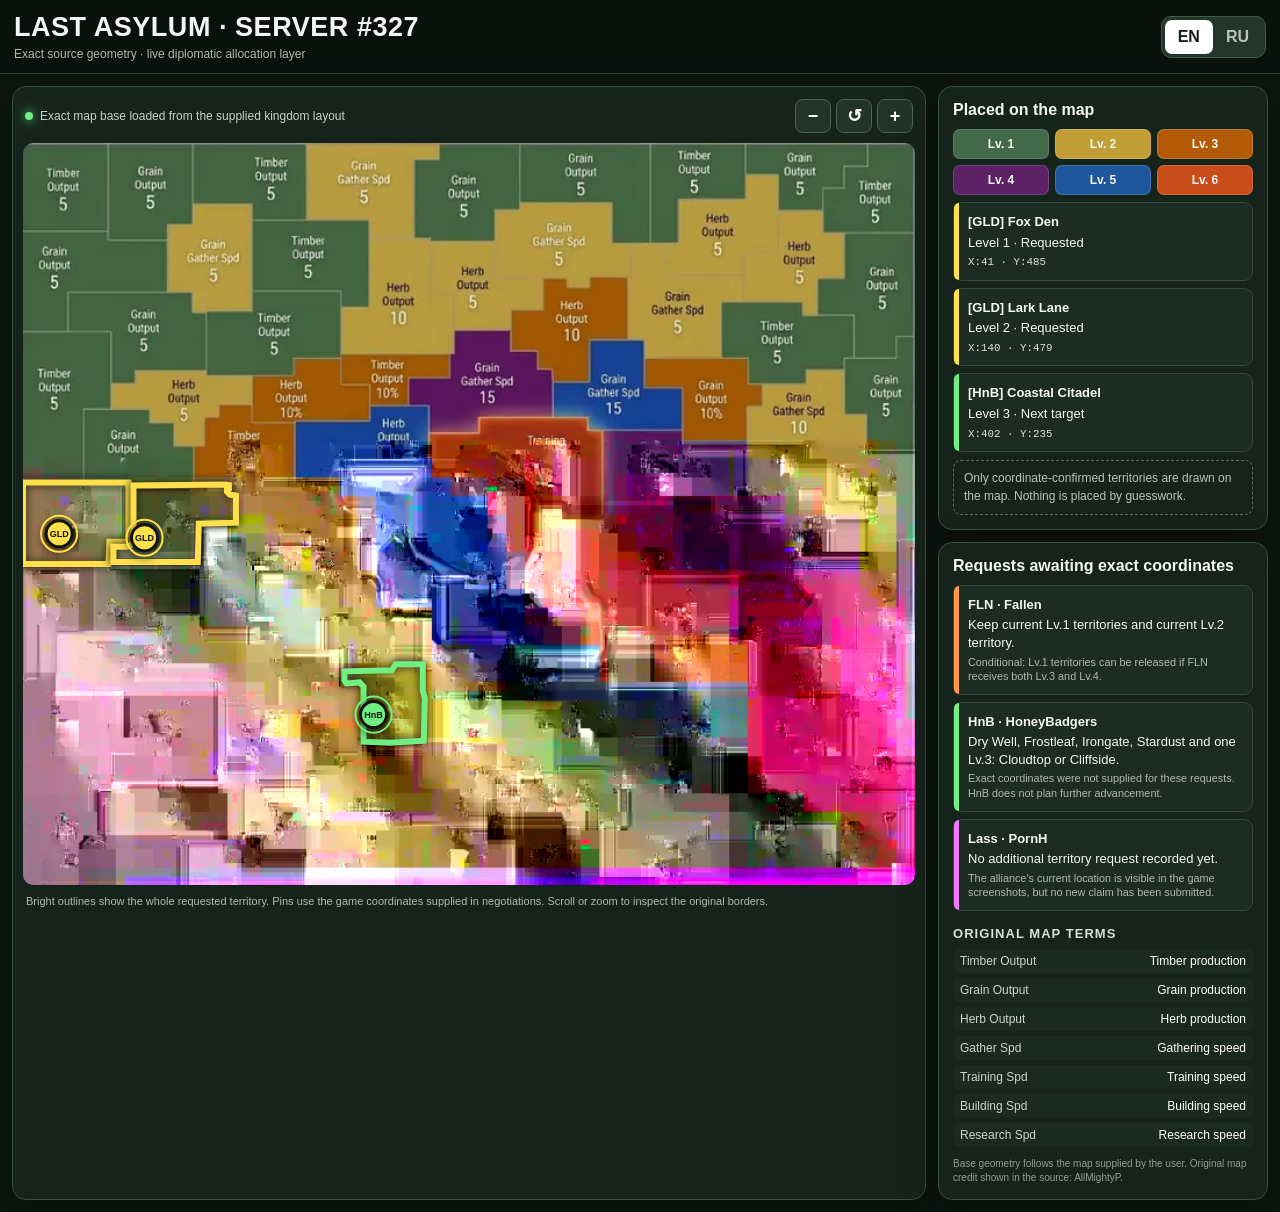
<file: index.html>
<!doctype html>
<html lang="en">
<head>
  <meta charset="utf-8">
  <meta name="viewport" content="width=device-width,initial-scale=1,viewport-fit=cover">
  <meta name="theme-color" content="#0c1510">
  <title>Server #327 Territory Allocation</title>
  <style>
    :root{
      --bg:#0c1510;--card:#16231b;--card2:#1c2c22;--line:#385140;
      --text:#f3f6f4;--muted:#adbbb1;--gold:#ffe04b;--green:#71ef83;
      --orange:#ff9849;--pink:#ed77ff;--danger:#ff7d68;
    }
    *{box-sizing:border-box}
    html,body{margin:0;min-height:100%;background:var(--bg);color:var(--text);font-family:Inter,Segoe UI,Arial,sans-serif}
    button{font:inherit}
    header{position:sticky;top:0;z-index:50;display:flex;align-items:center;justify-content:space-between;gap:16px;padding:12px max(14px,env(safe-area-inset-left));background:#09110dcc;border-bottom:1px solid #2e4436;backdrop-filter:blur(12px)}
    .brand h1{margin:0;font-size:clamp(18px,2.4vw,27px);letter-spacing:.02em}
    .brand p{margin:4px 0 0;color:var(--muted);font-size:12px}
    .lang{display:flex;padding:3px;background:#24362b;border:1px solid #405a49;border-radius:10px}
    .lang button{border:0;background:transparent;color:#b9c4bc;padding:8px 13px;border-radius:7px;font-weight:800;cursor:pointer}
    .lang button.active{background:#fff;color:#132017}
    main{max-width:1440px;margin:auto;padding:12px;display:grid;grid-template-columns:minmax(0,1fr) 330px;gap:12px}
    .card{background:var(--card);border:1px solid var(--line);border-radius:14px;box-shadow:0 12px 40px #0004}
    .map-card{padding:10px;min-width:0}
    .map-toolbar{display:flex;align-items:center;justify-content:space-between;gap:10px;padding:2px 2px 10px}
    .status{display:flex;align-items:center;gap:7px;color:#c5d0c8;font-size:12px}
    .status-dot{width:8px;height:8px;border-radius:50%;background:#70ef83;box-shadow:0 0 12px #70ef83}
    .tools{display:flex;gap:5px}
    .tools button{width:36px;height:34px;border:1px solid #4b6754;background:#22342a;color:#fff;border-radius:8px;cursor:pointer;font-weight:900;font-size:18px}
    .tools button:hover{background:#2d4537}
    .viewport{position:relative;overflow:auto;max-height:calc(100vh - 118px);background:#07100b;border-radius:10px;overscroll-behavior:contain}
    .map-stage{position:relative;width:100%;min-width:820px;line-height:0;transform-origin:top left}
    #mapImage{display:block;width:100%;height:auto;aspect-ratio:888/739;background:#3f6548;opacity:0;transition:opacity .25s}
    #mapImage.ready{opacity:1}
    .map-overlay{position:absolute;inset:0;width:100%;height:100%;pointer-events:none}
    .claim{fill-opacity:.14;stroke-width:6;vector-effect:non-scaling-stroke;filter:drop-shadow(0 0 4px #000);pointer-events:all;cursor:pointer}
    .claim-gld{fill:var(--gold);stroke:var(--gold)}
    .claim-hnb{fill:var(--green);stroke:var(--green)}
    .pin{pointer-events:all;cursor:pointer;filter:drop-shadow(0 3px 3px #0008)}
    .pin .halo{fill:none;stroke-width:2;animation:pulse 2s infinite;transform-box:fill-box;transform-origin:center}
    .pin text{font:900 9px Inter,Arial,sans-serif;fill:#101510;dominant-baseline:middle;text-anchor:middle}
    @keyframes pulse{0%{opacity:.9;transform:scale(.7)}75%,100%{opacity:0;transform:scale(1.6)}}
    .loading{position:absolute;inset:0;display:grid;place-items:center;background:#31553d;color:#e7eee9;font-weight:800;line-height:1.4;text-align:center;z-index:2}
    .spinner{width:34px;height:34px;border-radius:50%;border:3px solid #ffffff35;border-top-color:#fff;margin:0 auto 9px;animation:spin .8s linear infinite}
    @keyframes spin{to{transform:rotate(360deg)}}
    .map-note{padding:9px 3px 0;color:#aebbb2;font-size:11px;line-height:1.45}
    aside{align-self:start;position:sticky;top:77px;display:grid;gap:12px}
    .panel{padding:14px}
    .panel h2{font-size:16px;margin:0 0 10px}
    .panel h3{font-size:13px;color:#d6dfd9;margin:15px 0 8px;text-transform:uppercase;letter-spacing:.08em}
    .level-legend{display:grid;grid-template-columns:repeat(3,1fr);gap:6px}
    .level{padding:7px 4px;border-radius:7px;text-align:center;font-size:12px;font-weight:900;border:1px solid #ffffff28}
    .lv1{background:#426a49}.lv2{background:#c19e35}.lv3{background:#b35b04}.lv4{background:#5d2165}.lv5{background:#1f579c}.lv6{background:#c84c19}
    .entry{position:relative;padding:10px 10px 10px 14px;background:var(--card2);border:1px solid #334b3c;border-radius:9px;margin:7px 0;line-height:1.35;font-size:13px}
    .entry:before{content:"";position:absolute;left:0;top:0;bottom:0;width:5px;border-radius:9px 0 0 9px;background:var(--accent)}
    .entry strong{display:block;margin-bottom:3px;font-size:13px}
    .entry small{display:block;color:var(--muted);margin-top:3px}
    .gld{--accent:var(--gold)}.hnb{--accent:var(--green)}.fln{--accent:var(--orange)}.lass{--accent:var(--pink)}
    .coord{font-family:ui-monospace,SFMono-Regular,Consolas,monospace;color:#dbe5de}
    .pending{padding:9px 10px;border:1px dashed #59705f;border-radius:8px;color:#b7c3bb;font-size:12px;line-height:1.45;margin-top:8px}
    .bonus-grid{display:grid;gap:5px;font-size:12px;color:#cbd5ce}
    .bonus-grid div{display:flex;justify-content:space-between;gap:10px;padding:5px 7px;background:#1b2a21;border-radius:6px}
    .bonus-grid span:last-child{color:#fff;text-align:right}
    .credit{color:#8fa095;font-size:10px;margin-top:10px;line-height:1.4}
    .tooltip{position:fixed;z-index:100;display:none;max-width:260px;padding:9px 11px;background:#07100bf2;border:1px solid #607766;border-radius:9px;box-shadow:0 10px 28px #000a;font-size:12px;line-height:1.45;pointer-events:none}
    .tooltip b{font-size:13px}
    @media(max-width:980px){
      main{grid-template-columns:1fr}
      aside{position:static;grid-template-columns:1fr 1fr}
      .viewport{max-height:none}
    }
    @media(max-width:680px){
      header{align-items:flex-start}
      main{padding:6px}
      .map-card{padding:6px}
      .map-stage{min-width:760px}
      aside{grid-template-columns:1fr}
      .status{max-width:65%;line-height:1.25}
    }
  </style>
</head>
<body>
<header>
  <div class="brand">
    <h1>LAST ASYLUM · SERVER #327</h1>
    <p id="subtitle"></p>
  </div>
  <div class="lang" aria-label="Language">
    <button id="enBtn" type="button" onclick="setLanguage('en')">EN</button>
    <button id="ruBtn" type="button" onclick="setLanguage('ru')">RU</button>
  </div>
</header>
<main>
  <section class="card map-card">
    <div class="map-toolbar">
      <div class="status"><span class="status-dot"></span><span id="statusText"></span></div>
      <div class="tools" aria-label="Zoom controls">
        <button type="button" title="Zoom out" onclick="changeZoom(-0.15)">−</button>
        <button type="button" title="Reset zoom" onclick="resetZoom()">↺</button>
        <button type="button" title="Zoom in" onclick="changeZoom(0.15)">+</button>
      </div>
    </div>
    <div class="viewport" id="viewport">
      <div class="map-stage" id="mapStage">
        <div class="loading" id="loading"><div><div class="spinner"></div><span id="loadingText"></span></div></div>
        <img id="mapImage" alt="Server 327 territory map">
        <svg class="map-overlay" viewBox="0 0 888 739" aria-label="Alliance requests overlay">
          <!-- Exact territory outlines, extracted from the supplied map. -->
          <path class="claim claim-gld" data-marker="fox" d="M0 338H105V397H86L85 419H0Z"/>
          <path class="claim claim-gld" data-marker="lark" d="M205 338L204 342L202 340L110 341V396L108 400L104 402H90V417H174L175 379L212 378V351L206 350L203 347V345L205 344Z"/>
          <path class="claim claim-hnb" data-marker="coastal" d="M398 519H371L367 525L320 526V535L322 538L335 537L339 541V596L366 597L399 595L400 553L398 545Z"/>

          <g class="pin" data-marker="fox" transform="translate(36 389)">
            <circle class="halo" r="18" stroke="#ffe04b"/><circle r="13" fill="#ffe04b" stroke="#101510" stroke-width="3"/><text y="1">GLD</text>
          </g>
          <g class="pin" data-marker="lark" transform="translate(121 393)">
            <circle class="halo" r="18" stroke="#ffe04b"/><circle r="13" fill="#ffe04b" stroke="#101510" stroke-width="3"/><text y="1">GLD</text>
          </g>
          <g class="pin" data-marker="coastal" transform="translate(349 569)">
            <circle class="halo" r="18" stroke="#71ef83"/><circle r="13" fill="#71ef83" stroke="#101510" stroke-width="3"/><text y="1">HnB</text>
          </g>
        </svg>
      </div>
    </div>
    <div class="map-note" id="mapNote"></div>
  </section>

  <aside>
    <section class="card panel">
      <h2 id="confirmedTitle"></h2>
      <div class="level-legend">
        <div class="level lv1">Lv. 1</div><div class="level lv2">Lv. 2</div><div class="level lv3">Lv. 3</div>
        <div class="level lv4">Lv. 4</div><div class="level lv5">Lv. 5</div><div class="level lv6">Lv. 6</div>
      </div>
      <div class="entry gld" data-card="fox"></div>
      <div class="entry gld" data-card="lark"></div>
      <div class="entry hnb" data-card="coastal"></div>
      <div class="pending" id="exactOnly"></div>
    </section>

    <section class="card panel">
      <h2 id="otherTitle"></h2>
      <div class="entry fln" id="flnEntry"></div>
      <div class="entry hnb" id="hnbEntry"></div>
      <div class="entry lass" id="lassEntry"></div>
      <h3 id="bonusTitle"></h3>
      <div class="bonus-grid" id="bonusGrid"></div>
      <div class="credit" id="credit"></div>
    </section>
  </aside>
</main>
<div class="tooltip" id="tooltip"></div>
<script>
  const MAP_PARTS = 4;
  const I18N = {
    en: {
      subtitle: 'Exact source geometry · live diplomatic allocation layer',
      status: 'Exact map base loaded from the supplied kingdom layout',
      loading: 'Loading exact map…',
      confirmedTitle: 'Placed on the map',
      otherTitle: 'Requests awaiting exact coordinates',
      exactOnly: 'Only coordinate-confirmed territories are drawn on the map. Nothing is placed by guesswork.',
      mapNote: 'Bright outlines show the whole requested territory. Pins use the game coordinates supplied in negotiations. Scroll or zoom to inspect the original borders.',
      bonusTitle: 'Original map terms',
      credit: 'Base geometry follows the map supplied by the user. Original map credit shown in the source: AllMightyP.',
      statusRequested: 'Requested', statusNext: 'Next target', level: 'Level', coords: 'Coordinates',
      fox: {name:'Fox Den', alliance:'GLD', level:1, coords:'X:41 · Y:485', status:'Requested'},
      lark:{name:'Lark Lane', alliance:'GLD', level:2, coords:'X:140 · Y:479', status:'Requested'},
      coastal:{name:'Coastal Citadel', alliance:'HnB', level:3, coords:'X:402 · Y:235', status:'Next target'},
      fln:'<strong>FLN · Fallen</strong>Keep current Lv.1 territories and current Lv.2 territory.<small>Conditional: Lv.1 territories can be released if FLN receives both Lv.3 and Lv.4.</small>',
      hnb:'<strong>HnB · HoneyBadgers</strong>Dry Well, Frostleaf, Irongate, Stardust and one Lv.3: Cloudtop or Cliffside.<small>Exact coordinates were not supplied for these requests. HnB does not plan further advancement.</small>',
      lass:'<strong>Lass · PornH</strong>No additional territory request recorded yet.<small>The alliance’s current location is visible in the game screenshots, but no new claim has been submitted.</small>',
      bonuses:[['Timber Output','Timber production'],['Grain Output','Grain production'],['Herb Output','Herb production'],['Gather Spd','Gathering speed'],['Training Spd','Training speed'],['Building Spd','Building speed'],['Research Spd','Research speed']]
    },
    ru: {
      subtitle: 'Точная исходная геометрия · слой дипломатического распределения',
      status: 'Основа карты загружена из присланной схемы королевства',
      loading: 'Загружаю точную карту…',
      confirmedTitle: 'Нанесено на карту',
      otherTitle: 'Заявки без точных координат',
      exactOnly: 'На карту нанесены только территории с подтверждёнными координатами. Ничего не размещается наугад.',
      mapNote: 'Яркая рамка показывает всю заявленную территорию. Маркеры установлены по игровым координатам из переговоров. Прокручивайте и увеличивайте карту, чтобы рассмотреть исходные границы.',
      bonusTitle: 'Перевод терминов исходной карты',
      credit: 'Геометрия сохранена по присланной пользователем карте. Автор, указанный на исходной схеме: AllMightyP.',
      statusRequested: 'Заявлено', statusNext: 'Следующая цель', level: 'Уровень', coords: 'Координаты',
      fox: {name:'Лисья нора', alliance:'GLD', level:1, coords:'X:41 · Y:485', status:'Заявлено'},
      lark:{name:'Жаворонковый переулок', alliance:'GLD', level:2, coords:'X:140 · Y:479', status:'Заявлено'},
      coastal:{name:'Прибрежная цитадель', alliance:'HnB', level:3, coords:'X:402 · Y:235', status:'Следующая цель'},
      fln:'<strong>FLN · Fallen</strong>Сохранить текущие территории ур.1 и текущую территорию ур.2.<small>Условие: от территорий ур.1 готовы отказаться, если FLN получит одновременно ур.3 и ур.4.</small>',
      hnb:'<strong>HnB · HoneyBadgers</strong>Сухой колодец, Frostleaf, Irongate, Stardust и одна территория ур.3: Cloudtop или Cliffside.<small>Для этих заявок точные координаты пока не присланы. Дальше HnB продвигаться не планирует.</small>',
      lass:'<strong>Lass · PornH</strong>Дополнительных заявок на территории пока нет.<small>Текущее расположение альянса видно на игровых скриншотах, но новая заявка не подавалась.</small>',
      bonuses:[['Timber Output','Добыча древесины'],['Grain Output','Добыча зерна'],['Herb Output','Добыча трав'],['Gather Spd','Скорость сбора'],['Training Spd','Скорость обучения'],['Building Spd','Скорость строительства'],['Research Spd','Скорость исследований']]
    }
  };

  let language = new URLSearchParams(location.search).get('lang') || localStorage.getItem('server327-language') || 'en';
  let zoomLevel = 1;
  const markerData = ['fox','lark','coastal'];

  function renderCard(key){
    const d = I18N[language][key];
    return `<strong>[${d.alliance}] ${d.name}</strong>${I18N[language].level} ${d.level} · ${d.status}<small><span class="coord">${d.coords}</span></small>`;
  }

  function setLanguage(lang){
    language = lang === 'ru' ? 'ru' : 'en';
    localStorage.setItem('server327-language', language);
    document.documentElement.lang = language;
    document.getElementById('enBtn').classList.toggle('active', language === 'en');
    document.getElementById('ruBtn').classList.toggle('active', language === 'ru');
    const t = I18N[language];
    document.getElementById('subtitle').textContent = t.subtitle;
    document.getElementById('statusText').textContent = t.status;
    document.getElementById('loadingText').textContent = t.loading;
    document.getElementById('confirmedTitle').textContent = t.confirmedTitle;
    document.getElementById('otherTitle').textContent = t.otherTitle;
    document.getElementById('exactOnly').textContent = t.exactOnly;
    document.getElementById('mapNote').textContent = t.mapNote;
    document.getElementById('bonusTitle').textContent = t.bonusTitle;
    document.getElementById('credit').textContent = t.credit;
    markerData.forEach(k => document.querySelector(`[data-card="${k}"]`).innerHTML = renderCard(k));
    document.getElementById('flnEntry').innerHTML = t.fln;
    document.getElementById('hnbEntry').innerHTML = t.hnb;
    document.getElementById('lassEntry').innerHTML = t.lass;
    document.getElementById('bonusGrid').innerHTML = t.bonuses.map(([a,b]) => `<div><span>${a}</span><span>${b}</span></div>`).join('');
  }

  function showTooltip(event,key){
    const d = I18N[language][key];
    const tip = document.getElementById('tooltip');
    tip.innerHTML = `<b>[${d.alliance}] ${d.name}</b><br>${I18N[language].level} ${d.level} · ${d.status}<br><span class="coord">${d.coords}</span>`;
    tip.style.display = 'block';
    const pad = 14, w = tip.offsetWidth, h = tip.offsetHeight;
    tip.style.left = Math.min(innerWidth - w - 8, event.clientX + pad) + 'px';
    tip.style.top = Math.min(innerHeight - h - 8, event.clientY + pad) + 'px';
  }
  function hideTooltip(){ document.getElementById('tooltip').style.display = 'none'; }

  function applyZoom(){
    document.getElementById('mapStage').style.width = `${zoomLevel * 100}%`;
  }
  function changeZoom(delta){ zoomLevel = Math.max(.75, Math.min(2.2, zoomLevel + delta)); applyZoom(); }
  function resetZoom(){ zoomLevel = 1; applyZoom(); document.getElementById('viewport').scrollTo({left:0,top:0,behavior:'smooth'}); }

  document.querySelectorAll('[data-marker]').forEach(el => {
    const key = el.dataset.marker;
    el.addEventListener('mousemove', e => showTooltip(e,key));
    el.addEventListener('mouseleave', hideTooltip);
    el.addEventListener('click', () => document.querySelector(`[data-card="${key}"]`)?.scrollIntoView({behavior:'smooth',block:'center'}));
  });

  async function loadMap(){
    try{
      const parts = await Promise.all(Array.from({length:MAP_PARTS},(_,i) => fetch(`assets/map-${i+1}.txt?v=2`).then(r => {
        if(!r.ok) throw new Error(`Map part ${i+1} failed`);
        return r.text();
      })));
      const img = document.getElementById('mapImage');
      img.onload = () => { img.classList.add('ready'); document.getElementById('loading').style.display='none'; };
      img.src = 'data:image/webp;base64,' + parts.join('');
    }catch(error){
      document.getElementById('loading').innerHTML = `<div>${error.message}</div>`;
    }
  }

  setLanguage(language);
  loadMap();
</script>
</body>
</html>
</file>
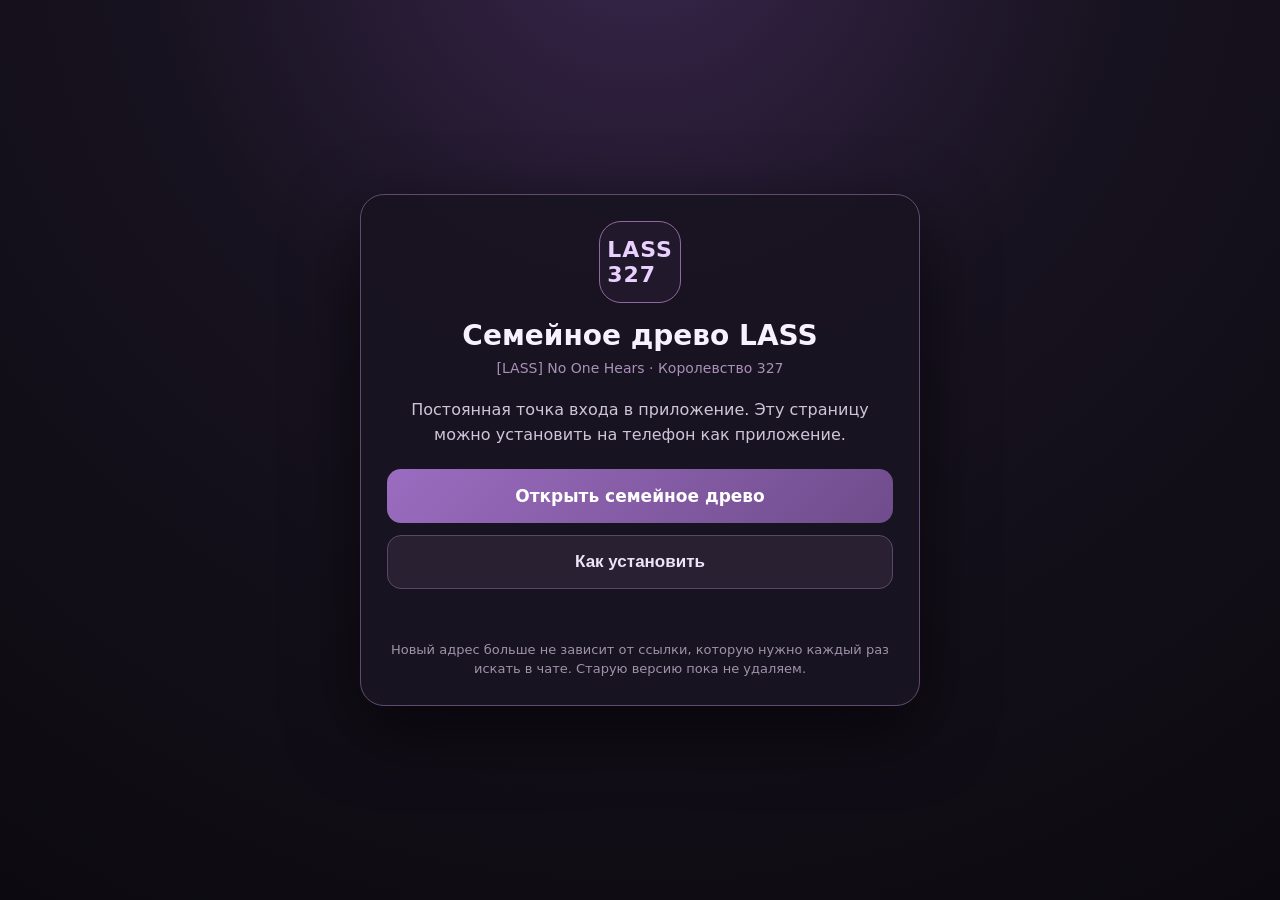
<file: lass-family-tree-327/index.html>
<!doctype html>
<html lang="ru">
<head>
  <meta charset="utf-8">
  <meta name="viewport" content="width=device-width,initial-scale=1,viewport-fit=cover">
  <meta name="theme-color" content="#16131d">
  <meta name="color-scheme" content="dark">
  <title>Семейное древо LASS</title>
  <link rel="manifest" href="./manifest.webmanifest">
  <link rel="icon" href="./icon.svg" type="image/svg+xml">
  <style>
    :root{font-family:Inter,system-ui,-apple-system,BlinkMacSystemFont,"Segoe UI",sans-serif;color:#f6f1ff;background:#0f0d14}
    *{box-sizing:border-box}body{margin:0;min-height:100dvh;background:radial-gradient(circle at 50% -10%,#39264c 0,#17121f 42%,#0c0a10 100%);display:grid;place-items:center;padding:24px}
    .card{width:min(560px,100%);background:rgba(25,20,33,.94);border:1px solid #5f4a70;border-radius:24px;padding:26px;box-shadow:0 24px 70px #0009}
    .crest{width:82px;height:82px;border-radius:22px;background:#21182c;border:1px solid #8b6b9e;display:grid;place-items:center;margin:0 auto 18px;font-weight:900;font-size:22px;letter-spacing:1px;color:#e9d0ff}
    h1{font-size:28px;line-height:1.1;text-align:center;margin:0 0 8px}p{color:#cfc5d9;line-height:1.55;text-align:center;margin:8px 0 22px}.tag{text-align:center;color:#a990b8;font-size:14px;margin-bottom:22px}
    button,a.btn{appearance:none;border:0;text-decoration:none;width:100%;min-height:54px;border-radius:14px;padding:14px 18px;font-size:17px;font-weight:800;display:flex;align-items:center;justify-content:center;cursor:pointer;margin-top:12px}
    .primary{background:linear-gradient(135deg,#9b6cc0,#6f4c8b);color:white}.secondary{background:#292132;color:#eee4f7;border:1px solid #594966}.small{font-size:13px;color:#9f93aa;text-align:center;margin-top:18px;line-height:1.45}.hidden{display:none!important}
    #status{margin-top:14px;font-size:14px;color:#c8b6d6;text-align:center;min-height:20px}
  </style>
</head>
<body>
  <main class="card">
    <div class="crest">LASS<br>327</div>
    <h1>Семейное древо LASS</h1>
    <div class="tag">[LASS] No One Hears · Королевство 327</div>
    <p>Постоянная точка входа в приложение. Эту страницу можно установить на телефон как приложение.</p>
    <button id="install" class="primary hidden">Установить приложение</button>
    <a id="open" class="btn primary" href="https://lass-family-tree-327.olena-rudenk-2500.chatgpt.site/">Открыть семейное древо</a>
    <button id="help" class="secondary">Как установить</button>
    <div id="status"></div>
    <div class="small">Новый адрес больше не зависит от ссылки, которую нужно каждый раз искать в чате. Старую версию пока не удаляем.</div>
  </main>
<script>
const APP='https://lass-family-tree-327.olena-rudenk-2500.chatgpt.site/';
const installBtn=document.getElementById('install');
const status=document.getElementById('status');
let deferredPrompt=null;
if('serviceWorker' in navigator){navigator.serviceWorker.register('./sw.js').catch(()=>{});}
window.addEventListener('beforeinstallprompt',e=>{e.preventDefault();deferredPrompt=e;installBtn.classList.remove('hidden');});
installBtn.addEventListener('click',async()=>{if(!deferredPrompt)return;deferredPrompt.prompt();const result=await deferredPrompt.userChoice;status.textContent=result.outcome==='accepted'?'Установка запущена.':'Установку отменили.';deferredPrompt=null;installBtn.classList.add('hidden');});
document.getElementById('help').addEventListener('click',()=>{const ios=/iphone|ipad|ipod/i.test(navigator.userAgent);status.textContent=ios?'На iPhone: Поделиться → На экран «Домой».':'На Android: нажмите «Установить приложение». Если кнопки нет: меню браузера → «Добавить на главный экран» или «Установить приложение».';});
if(new URLSearchParams(location.search).get('launch')==='1'){location.replace(APP);}
</script>
</body>
</html>
</file>
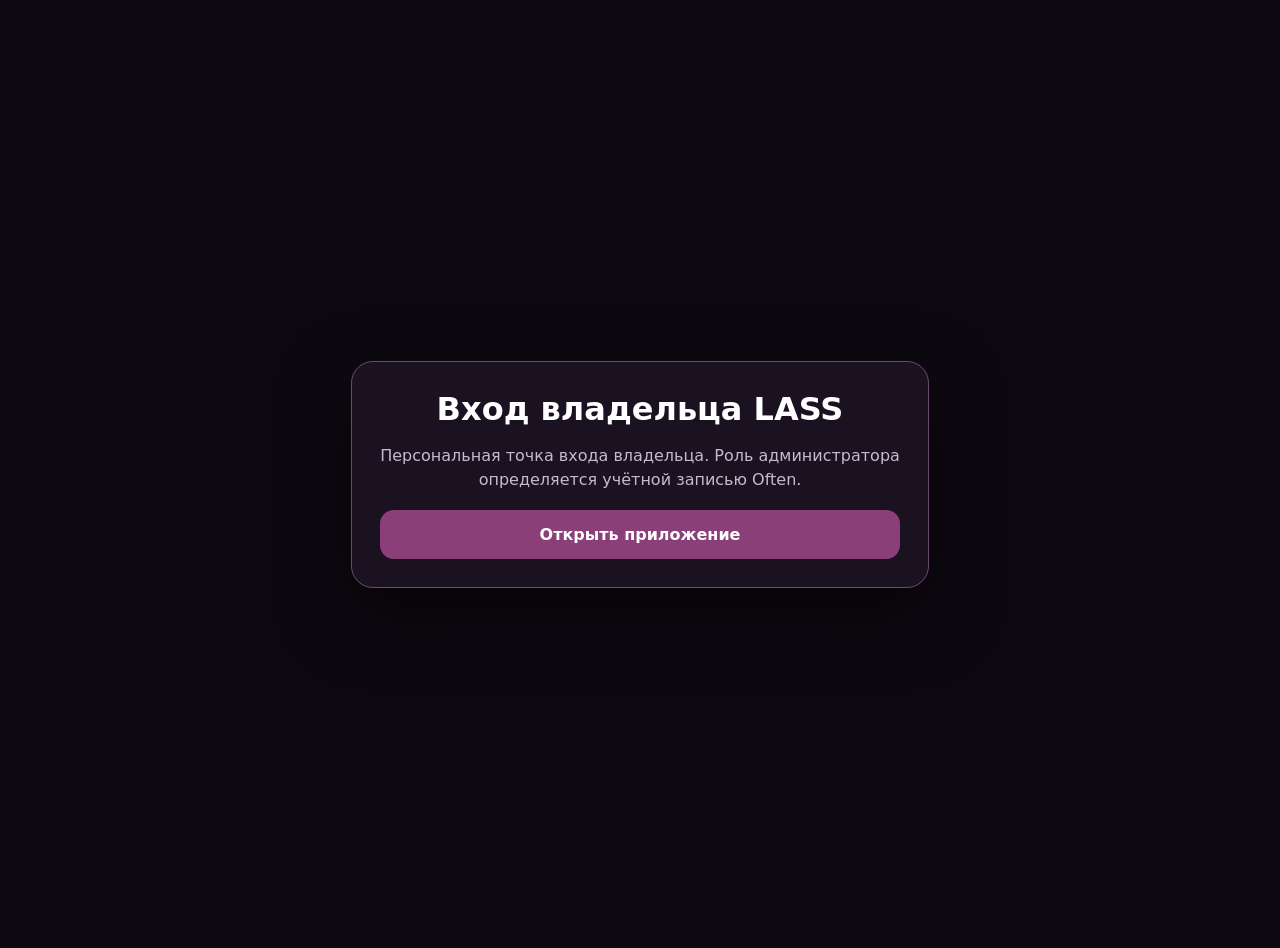
<file: lass-family-tree-327/owner/index.html>
<!doctype html><html lang="ru"><head><meta charset="utf-8"><meta name="viewport" content="width=device-width,initial-scale=1"><meta name="theme-color" content="#120d16"><title>LASS - вход владельца</title><style>body{margin:0;min-height:100vh;display:grid;place-items:center;background:#0d0911;color:#fff;font-family:system-ui;padding:24px}.c{max-width:520px;width:100%;background:#1a1220;border:1px solid #6d496f;border-radius:22px;padding:28px;text-align:center;box-shadow:0 25px 70px #0009}h1{margin:0 0 8px}p{color:#c8b9cf;line-height:1.5}.b{display:block;margin-top:18px;padding:15px 18px;border-radius:14px;background:#8b3f78;color:white;text-decoration:none;font-weight:800}</style></head><body><main class="c"><h1>Вход владельца LASS</h1><p>Персональная точка входа владельца. Роль администратора определяется учётной записью Often.</p><a class="b" href="https://lass-family-tree-327.olena-rudenk-2500.chatgpt.site/">Открыть приложение</a></main></body></html>
</file>
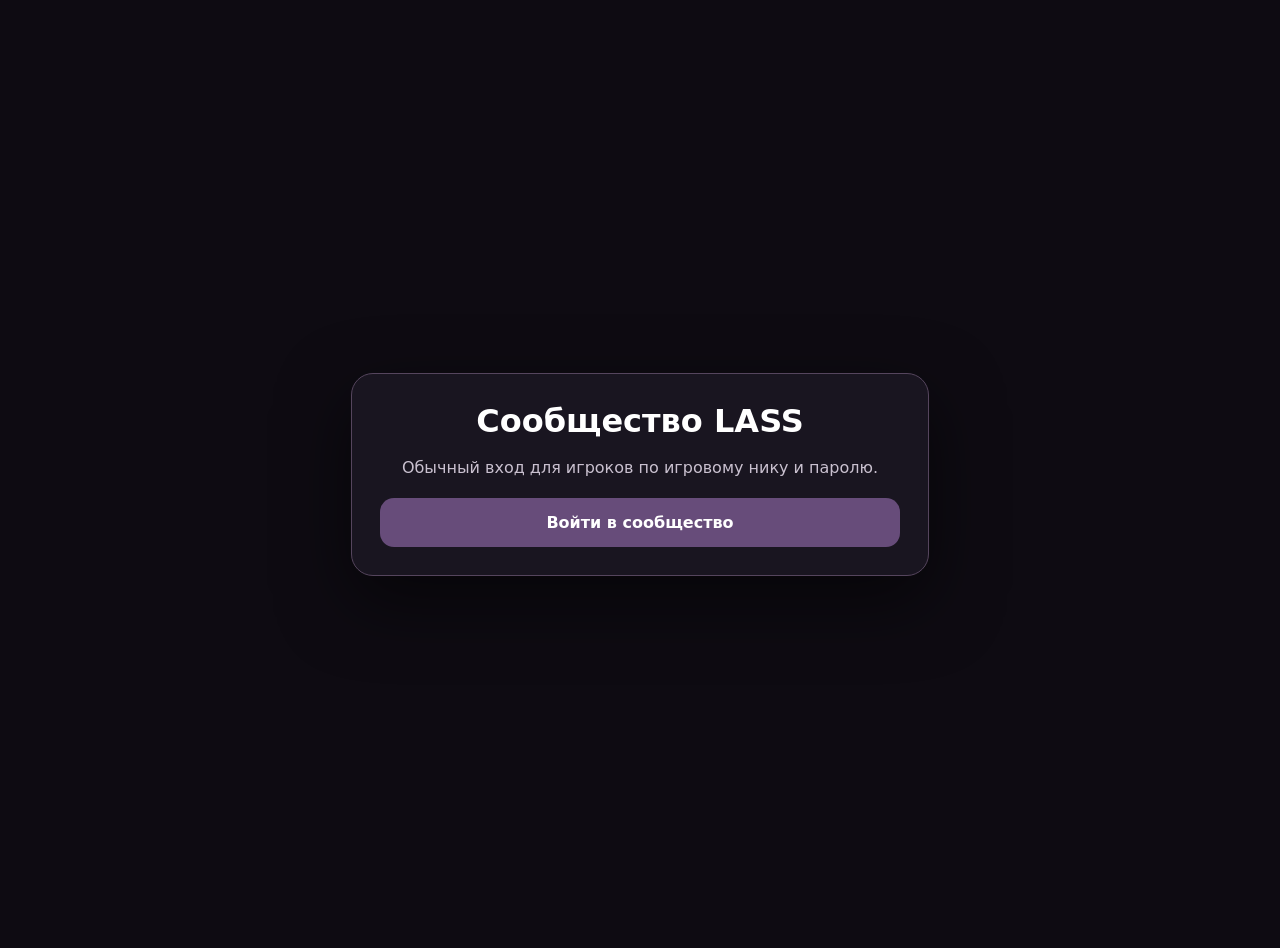
<file: lass-family-tree-327/player/index.html>
<!doctype html><html lang="ru"><head><meta charset="utf-8"><meta name="viewport" content="width=device-width,initial-scale=1"><meta name="theme-color" content="#15111b"><title>LASS - вход игроков</title><style>body{margin:0;min-height:100vh;display:grid;place-items:center;background:#0e0b12;color:#fff;font-family:system-ui;padding:24px}.c{max-width:520px;width:100%;background:#191520;border:1px solid #55455d;border-radius:22px;padding:28px;text-align:center;box-shadow:0 25px 70px #0008}h1{margin:0 0 8px}p{color:#c9c0cf;line-height:1.5}.b{display:block;margin-top:18px;padding:15px 18px;border-radius:14px;background:#674c7a;color:white;text-decoration:none;font-weight:800}</style></head><body><main class="c"><h1>Сообщество LASS</h1><p>Обычный вход для игроков по игровому нику и паролю.</p><a class="b" href="https://lass-family-tree-327.olena-rudenk-2500.chatgpt.site/">Войти в сообщество</a></main></body></html>
</file>
